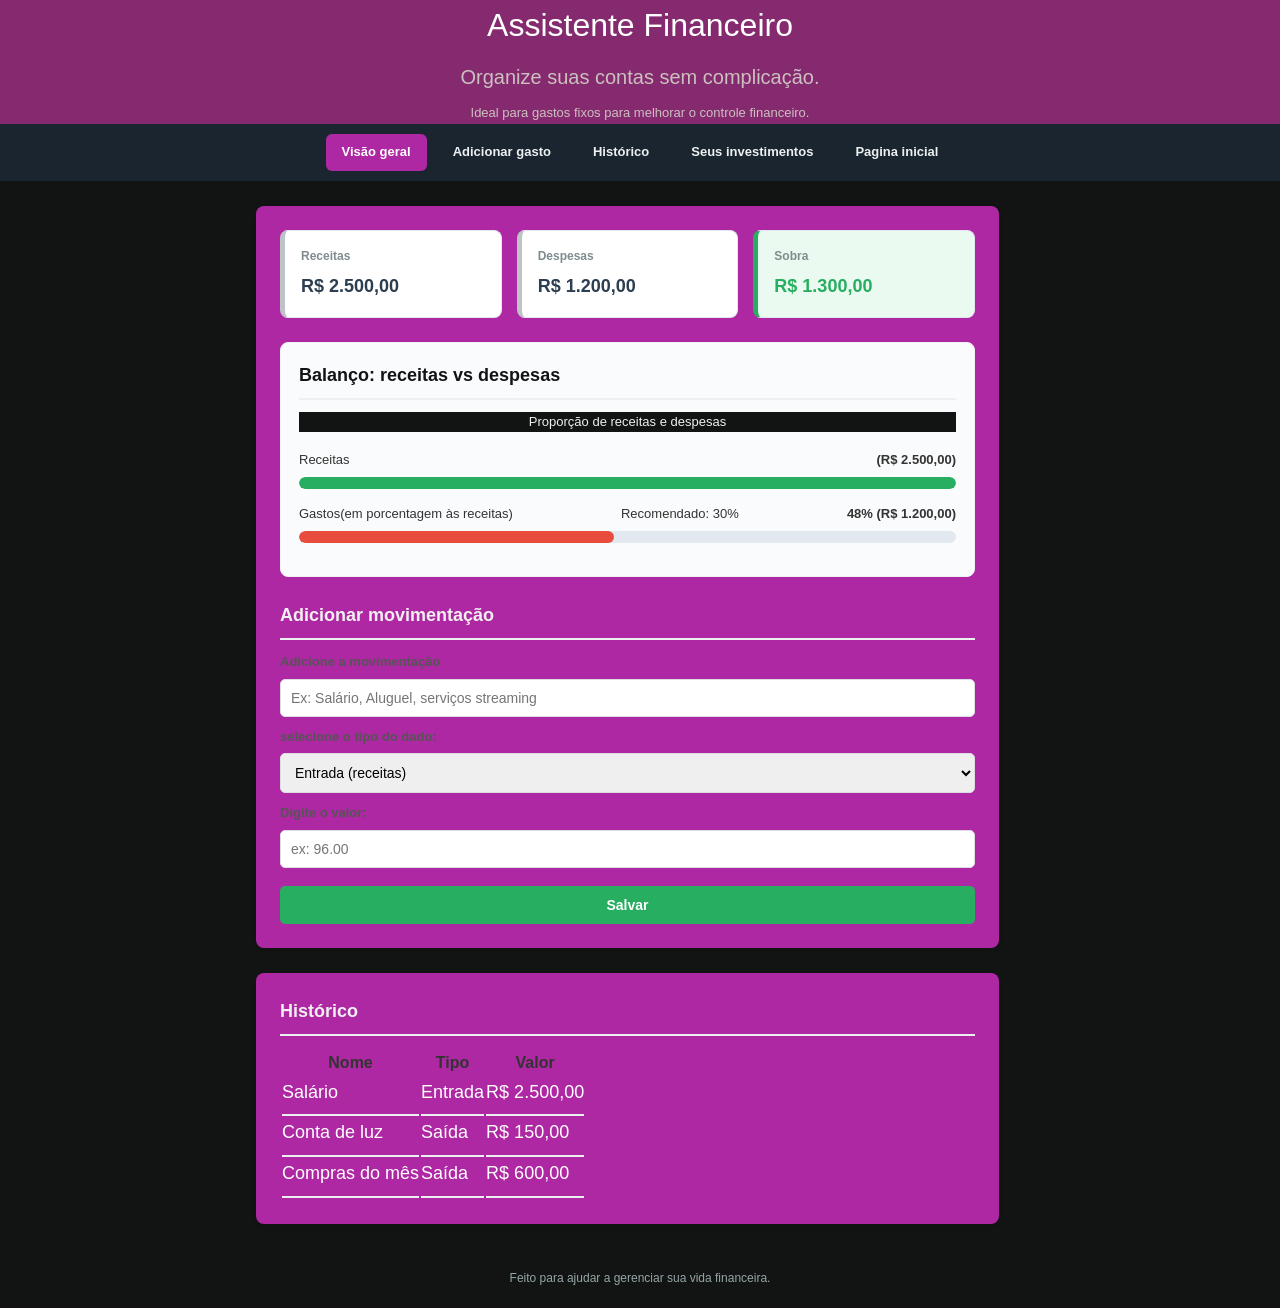
<file: index.html>
<!DOCTYPE html>
<html lang="pt-BR">
<head>
    <meta charset="UTF-8">
    <meta name="viewport" content="width=device-width, initial-scale=1.0">
    <title>Meu Assistente Financeiro</title>
    <link rel="stylesheet" href="style.css">
</head>
<body>

    <!-- CABEÇALHO -->
    <header class="cabecalho">
        <h1>Assistente Financeiro</h1>
        <h4>Organize suas contas sem complicação.</h4>
        <p>Ideal para gastos fixos para melhorar o controle financeiro.</p>
    </header>

    <!-- ABAS DE NAVEGAÇÃO -->
     
         <section class="secao-abas">
            <nav class="abas">
            <a href="#visao-geral" class="aba ativa">Visão geral</a>
            <a href="#adicionar-gasto" class="aba">Adicionar gasto</a>
            <a href="#historico" class="aba">Histórico</a>
            
            <a href="index2.html" class="abalink"
            target="_self">Seus investimentos</a>
             <a href="index.html" class="abalink2" target="_self">Pagina inicial</a>
            

        
    
            
            </nav>
         </section>
    

    <main>

        <!-- SEÇÃO 1: VISÃO GERAL (CARDS, GRÁFICO E FORMULÁRIO) -->
        <section id="visao-geral" class="bloco-secao">
            
            <!-- CARDS DE VALORES -->
            <div class="resumo">
                <div class="card">
                    <h3>Receitas</h3>
                    <p>R$ 2.500,00</p>
                </div>

                <div class="card">
                    <h3>Despesas</h3>
                    <p>R$ 1.200,00</p>
                </div>

                <div class="card saldo">
                    <h3>Sobra</h3>
                    <p>R$ 1.300,00</p>
                </div>
            </div>

            <!-- COMPARATIVO VISUAL (GRÁFICO SIMPLES DE BARRAS HORIZONTAIS) -->
            <div class="painel-grafico">
                <h2>Balanço: receitas vs despesas</h2>
                <p align="center" class="descricao-grafico">Proporção de receitas e despesas</p>

                <!-- Barra de Receitas -->
                <div class="item-grafico">
                    <div class="rotulo-grafico">
                        <span>Receitas</span>
                        <strong>(R$ 2.500,00)</strong>
                    </div>
                    <div class="trilho">
                        <div class="barra receita" style="width: 100%;"></div>
                    </div>
                </div>

                <!-- Barra de Despesas (1200 / 2500 = 48%) -->
                <div class="item-grafico">
                    <div class="rotulo-grafico">
                        <span>Gastos(em porcentagem às receitas)</span>
                        <span class="recomendacao">Recomendado: 30%</span>
                        <strong>48% (R$ 1.200,00)</strong>
                        
                        
                    </div>
                    <div class="trilho">
                        <div class="barra despesa" style="width: 48%;"></div>
                    </div>
                </div>
            </div>

            <!-- ÁREA PARA ADICIONAR CONTA -->
            <div id="adicionar-gasto" class="adicionar-gasto">
                <h2>Adicionar movimentação</h2>
                
                <form id="formulario">
                    <label for="descricao">Adicione a movimentação</label>
                    <input type="text" id="descricao" placeholder="Ex: Salário, Aluguel, serviços streaming">

                    <label for="tipo">selecione o tipo do dado:</label>
                    <select id="tipo">
                        <option value="entrada">Entrada (receitas)</option>
                        <option value="saida"> Saída (gastos)</option>
                    </select>

                    <label for="valor">Digite o valor:</label>
                    <input type="number" id="valor" placeholder="ex: 96.00">

                    <button type="button">Salvar</button>
                </form>
            </div>

        </section>

        <!-- SEÇÃO 2: ESPAÇO DE INVESTIMENTOS -->
         
       

        <!-- SEÇÃO 3: HISTÓRICO DAS CONTAS -->
        <section id="historico" class="bloco-secao">
            <h2>Histórico</h2>

            <table>
                <thead>
                    <tr>
                        <th>Nome</th>
                        <th>Tipo</th>
                        <th>Valor</th>
                    </tr>
                </thead>
                <tbody>
                    <thead>
                    <tr>
                        <td>Salário</td>
                        <td>Entrada</td>
                        <td>R$ 2.500,00</td>
                    </tr>
                    </thead>
                    <tr>
                        <td>Conta de luz</td>
                        <td>Saída</td>
                        <td>R$ 150,00</td>
                    </tr>
                    <tr>
                        <td>Compras do mês</td>
                        <td> Saída</td>
                        <td>R$ 600,00</td>
                    </tr>
                </tbody>
            </table>
        </section>

    </main>

    <!-- RODAPÉ -->
    <footer>
        <p>Feito para ajudar a gerenciar sua vida financeira.</p>
    </footer>

</body>
</html>
</file>
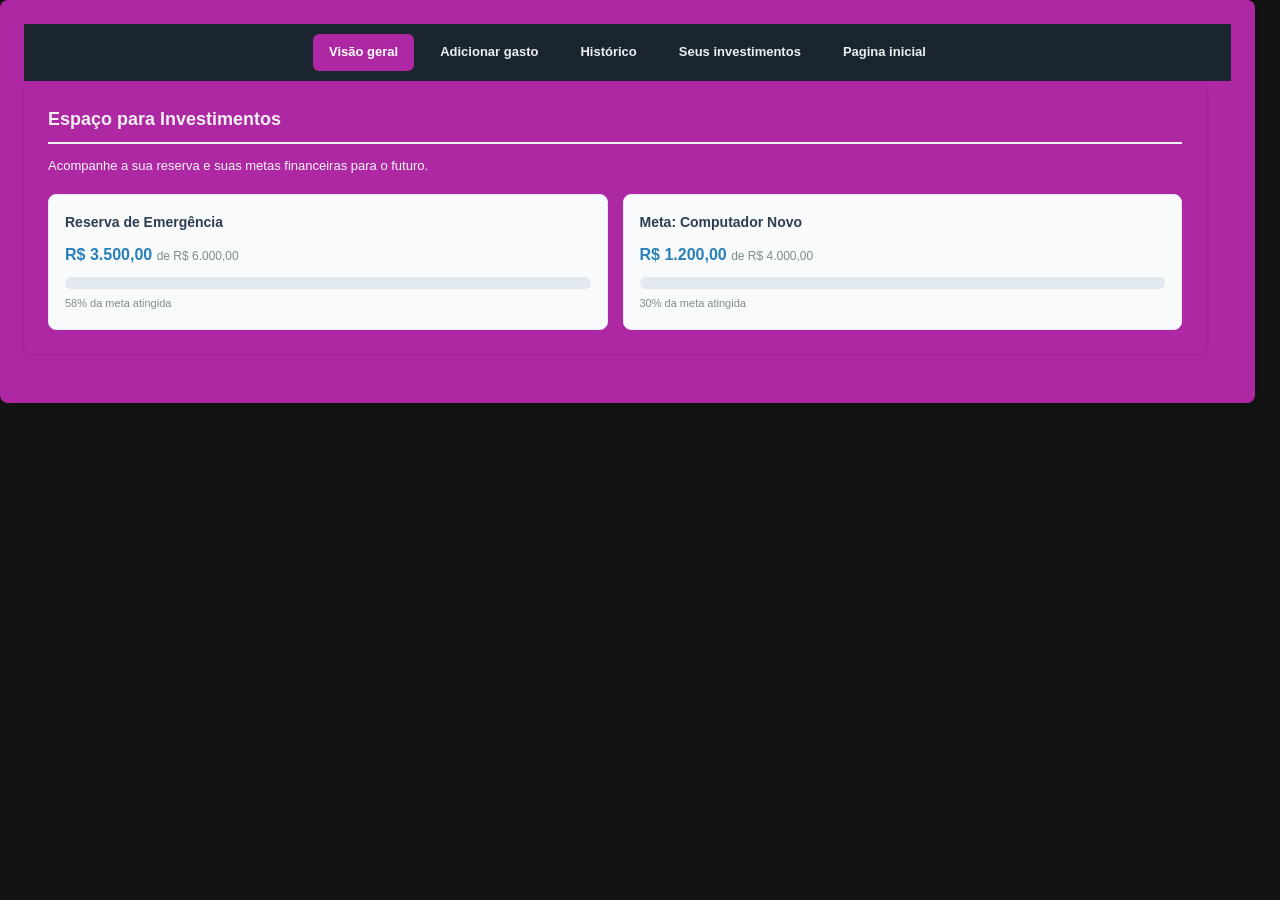
<file: index2.html>
<!DOCTYPE html>
<html lang="en">
<head>
    <meta charset="UTF-8">
    <meta name="viewport" content="width=device-width, initial-scale=1.0">
    <title>Espaço para investimento</title>
    <link rel="stylesheet" href="style.css">
</head>
<body>

    <div class="bloco-secao">
   <section class="secao-abas">
            <nav class="abas">
            <a href="#visao-geral" class="aba ativa">Visão geral</a>
            <a href="#adicionar-gasto" class="aba">Adicionar gasto</a>
            <a href="#historico" class="aba">Histórico</a>
            
            <a href="index2.html" class="abalink"
            target="_self">Seus investimentos</a>
             <a href="index.html" class="abalink2" target="_self">Pagina inicial</a>
            

        
    
            
            </nav>
         </section>

      <section id="investimentos" class="bloco-secao">
            <h2>Espaço para Investimentos</h2>
            <p class="descricao-secao">Acompanhe a sua reserva e suas metas financeiras para o futuro.</p>

            <div class="cards-investimento">
                <div class="card-meta">
                    <h4>Reserva de Emergência</h4>
                    <p class="valor-acumulado">R$ 3.500,00 <span>de R$ 6.000,00</span></p>
                    <div class="trilho">
                        <div class="progresso meta" style="width: 58%;"></div>
                    </div>
                    <small>58% da meta atingida</small>
                </div>

                <div class="card-meta">
                    <h4>Meta: Computador Novo</h4>
                    <p class="valor-acumulado">R$ 1.200,00 <span>de R$ 4.000,00</span></p>
                    <div class="trilho">
                        <div class="progresso meta" style="width: 30%;"></div>
                    </div>
                    <small>30% da meta atingida</small>
                </div>
            </div>
        </section>
</body>
</html>
</file>
<file: style.css>
* {
    margin: 0;
    padding: 0;
    box-sizing: border-box;
    font-family: Arial, Helvetica, sans-serif;
}

body {
    background-color: #121313;
    color: #333333;
    line-height: 1.6;
}

/* ==========================================================
   2. CABEÇALHO E ABAS DE NAVEGAÇÃO
   ========================================================== */

.cabecalho{
    font-family:sans-serif;
    background-color: #852a6e;
    color: #ffffff;
    text-align: center;
     margin-bottom: auto;
}

header h1 {
    font-family:Arial, Helvetica, sans-serif;
    font-size: 32px;
    font-weight:lighter;
    color:#ffffff;
    margin-bottom: 10px;
}
/*cor do subtitulo do cabecalho*/
header h4 {
    font-family:arial;
    font-size:20px;
    font-weight:lighter;
    color: #ccc0c0;
}
/*cor do texto do cabecalho*/
header p {
    font-family:arial;
    font-size: 13px;
    color: #ccc0c0;
    margin-top: 10px;
}

/* Barra horizontal onde ficam as abas */
.abas {
    display: flex;
    justify-content: center;
    gap: 10px;
    background-color: #1a252f;
    padding: 10px;
}

/* Estilo individual de cada botão/aba */
.aba {
    color: #ecf0f1;
    text-decoration: none;
    font-size: 13px;
    font-weight: bold;
    padding: 8px 16px;
    border-radius: 6px;
    transition: background 0.2s;
}
.abalink{
    color: #ecf0f1;
    text-decoration: none;
    font-size: 13px;
    font-weight: bold;
    padding: 8px 16px;
    border-radius: 6px;
    transition: background 0.2s;
}
.abalink2{
    color: #ecf0f1;
    text-decoration: none;
    font-size: 13px;
    font-weight: bold;
    padding: 8px 16px;
    border-radius: 6px;
    transition: background 0.2s;
}
.abalink:hover {
    background-color: #ec62e1;
}
.abalink2:hover {
    background-color: #ec62e1;
}
.aba:hover {
    background-color: #ec62e1;
}
.aba.ativa {
    background-color: #ae27a3;
    color: #ffffff;
}

/* ==========================================================
   3. ESTRUTURA GERAL (SEÇÕES)
   ========================================================== */
main {
    max-width: 800px;
    margin: 25px auto;
    padding: 0 16px;
}

/* Cartão padrão que envolve cada seção */
.bloco-secao {
    background-color: #ae27a3;
    padding: 24px;
    margin-right: 25px;
    margin-bottom: 25px;
    border-radius: 8px;
    box-shadow: 0 2px 5px rgba(0, 0, 0, 0.05);
}

.bloco-secao h2 {
    font-size: 18px;
    margin-bottom: 12px;
    border-bottom: 2px solid #ecf0f1;
    padding-bottom: 8px;
    color: #f1f0f0;
}
.bloco-secao td { /*nao consigo separar compras do mes de saída*/
    font-size: 18px;
    margin-left: 12px;
    margin-right: 12px;
    margin-bottom: 12px;
    border-bottom: 2px solid #ecf0f1;
    padding-bottom: 8px;
    color: #ffffff;
}

.descricao-secao,
.descricao-grafico {
    font-size: 13px;
    color: #f6f6f8;
    margin-bottom: 18px;
}

/* ==========================================================
   4. CARDS DE RESUMO FINANCEIRO
   ========================================================== */
.resumo {
    display: flex;
    gap: 15px;
    margin-bottom: 24px;
}

.card {
    flex: 1;
    background-color: #ffffff;
    padding: 16px;
    border-radius: 8px;
    border: 1px solid #e1e8ed;
    border-left: 5px solid #bdc3c7;
}

.card h3 {
    font-size: 12px;
    color: #7f8c8d;
    margin-bottom: 6px;
}

.card p {
    font-size: 18px;
    font-weight: bold;
    color: #2c3e50;
}

.card.saldo {
    border-left-color: #27ae60;
    background-color: #eafaf1;
}

.card.saldo p {
    color: #27ae60;
}

/* ==========================================================
   5. GRÁFICO DE BARRAS HORIZONTAIS (DISPARIDADE)
   ========================================================== */
.painel-grafico {
    background-color: #fafbfc;
    border: 1px solid #eef2f5;
    padding: 18px;
    border-radius: 8px;
    margin-bottom: 24px;
}
.painel-grafico p{
    background-color: #121313;
    color: #ecf0f1;
}
.painel-grafico h2{
    color: #121313;
}

.item-grafico {
    margin-bottom: 15px;
}

.rotulo-grafico {
    display: flex;
    justify-content: space-between;
    font-size: 13px;
    margin-bottom: 6px;
}

/* O trilho cinza por onde a barra corre */
.trilho {
    width: 100%;
    height: 12px;
    background-color: #e2e8f0;
    border-radius: 10px;
    overflow: hidden;
}

/* A barra colorida de preenchimento */
.barra {
    height: 100%;
    border-radius: 10px;
}

.barra.receita {
    background-color: #27ae60; /* Verde */
}

.barra.despesa {
    background-color: #e74c3c; /* Vermelho */
}

.progresso.meta {
    background-color: #2980b9; /* Azul */
}

/* ==========================================================
   6. ESPAÇO DE INVESTIMENTOS
   ========================================================== */
.nav a {
    flex: 1;
    background-color: #dd189b;
    border: 0px solid #141414;
    border-radius: 8px;
    padding: 100px;
}

   .cards-investimento {
    display: flex;
    gap: 15px;
}

.card-meta {
    flex: 1;
    background-color: #f8fafc;
    border: 1px solid #e2e8f0;
    border-radius: 8px;
    padding: 16px;
}

.card-meta h4 {
    font-size: 14px;
    color: #2c3e50;
    margin-bottom: 8px;
}

.valor-acumulado {
    font-size: 16px;
    font-weight: bold;
    color: #2980b9;
    margin-bottom: 10px;
}

.valor-acumulado span {
    font-size: 12px;
    font-weight: normal;
    color: #7f8c8d;
}

.card-meta small {
    display: block;
    margin-top: 6px;
    font-size: 11px;
    color: #7f8c8d;
}

/* ==========================================================
   7. FORMULÁRIO DE ADICIONAR CONTA
   ========================================================== */
.adicionar-gasto form {
    display: flex;
    flex-direction: column;
    gap: 10px;
}

.adicionar-gasto label {
    font-size: 13px;
    font-weight: bold;
    color: #555555;
    margin-bottom: -4px;
}

.adicionar-gasto input,
.adicionar-gasto select {
    padding: 10px;
    font-size: 14px;
    border: 1px solid #dcdde1;
    border-radius: 5px;
    outline: none;
}

.adicionar-gasto input:focus,
.adicionar-gasto select:focus {
    border-color: #2980b9;
}

.adicionar-gasto button {
    margin-top: 8px;
    padding: 11px;
    background-color: #27ae60;
    color: #ffffff;
    font-size: 14px;
    font-weight: bold;
    border: none;
    border-radius: 5px;
    cursor: pointer;
    transition: background-color 0.2s;
}

.adicionar-gasto button:hover {
    background-color: #219653;
}

/* ==========================================================
   8. TABELA DE HISTÓRICO
   ========================================================== */
.historico table {
    width: 100%;
    border-collapse: collapse;
    text-align: left;
}

.historico th,
.historico td {
    padding: 12px;
    border-bottom: 1px solid #edf0f2;
    font-size: 14px;
}

.historico th {
    background-color: #f8f9fa;
    color: #7f8c8d;
    font-size: 12px;
    text-transform: uppercase;
}

.historico tbody tr:hover {
    background-color: #f9fbfd;
}

/* ==========================================================
   9. RODAPÉ E RESPONSIVIDADE (MOBILE)
   ========================================================== */
footer {
    text-align: center;
    padding: 20px;
    font-size: 12px;
    color: #95a5a6;
}

@media (max-width: 650px) {
    .resumo,
    .cards-investimento {
        flex-direction: column;
    }

    .abas {
        flex-wrap: wrap;
    }
}
</file>
